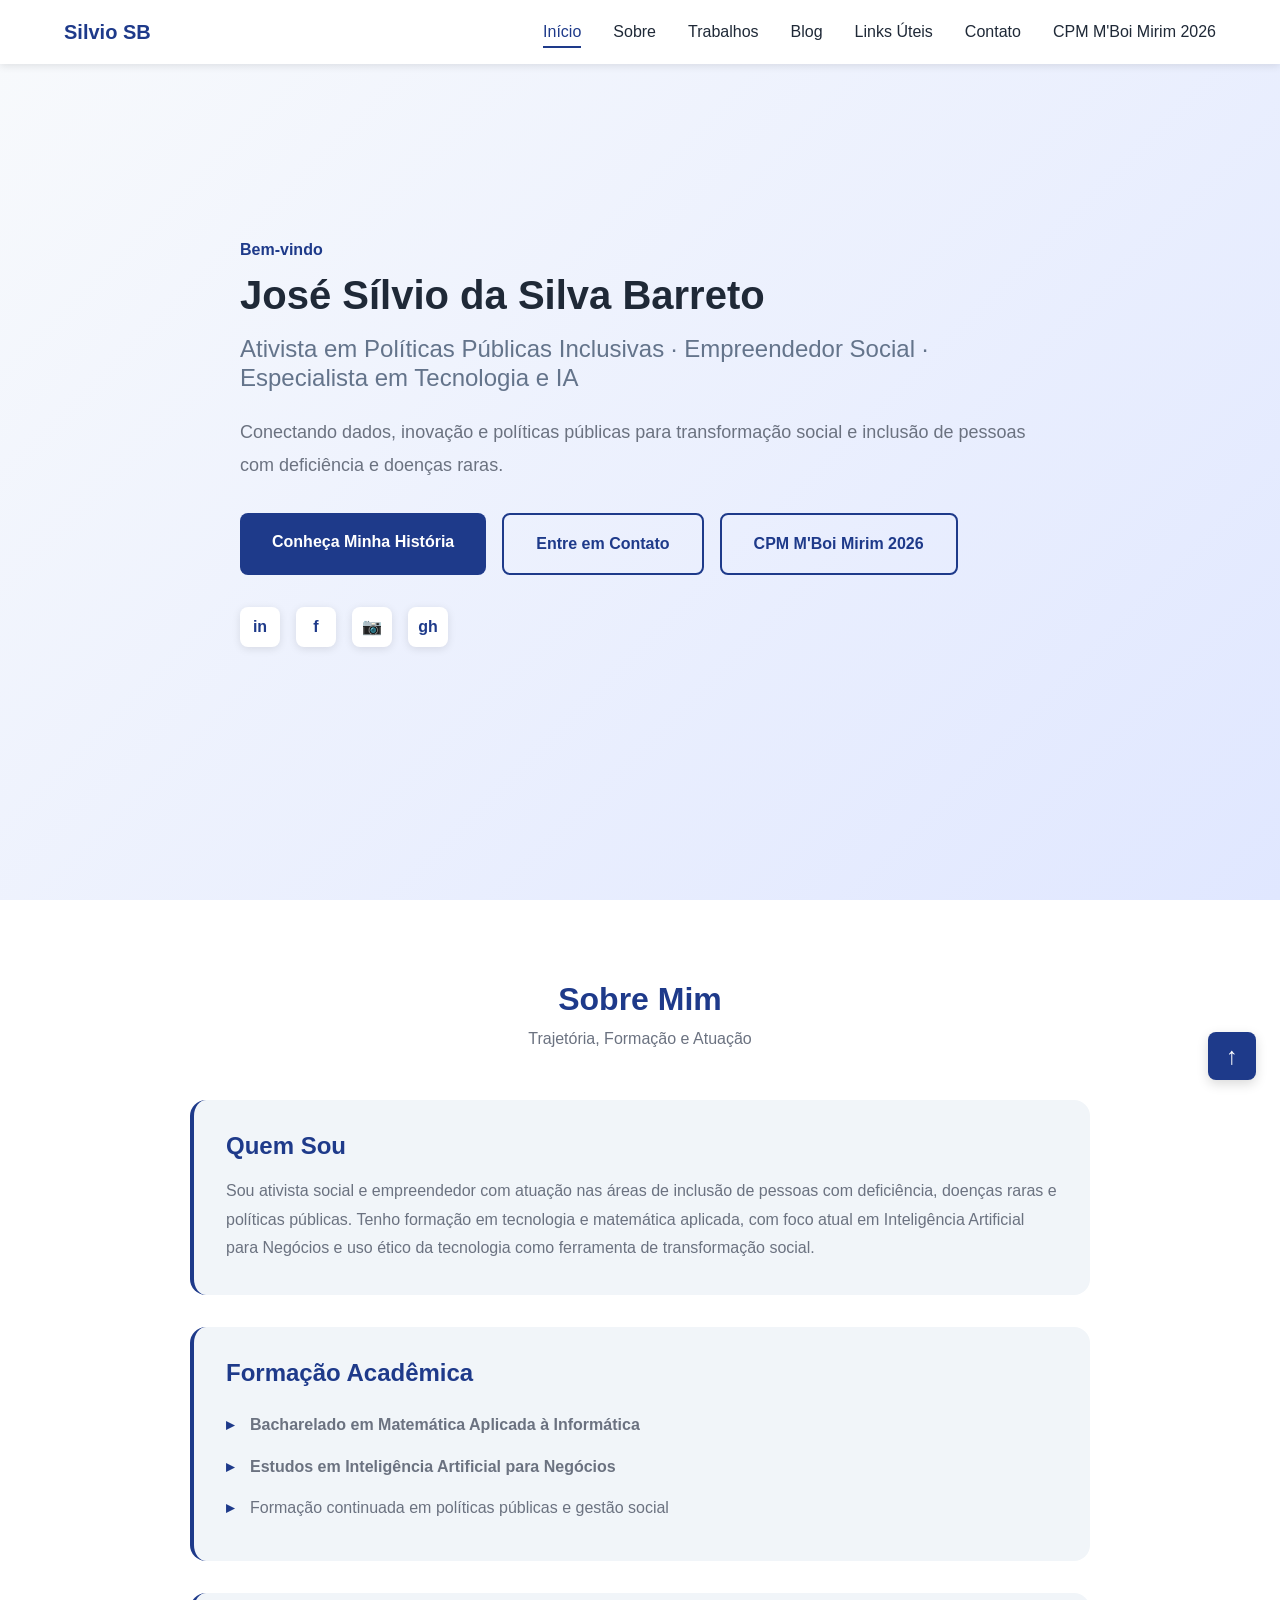
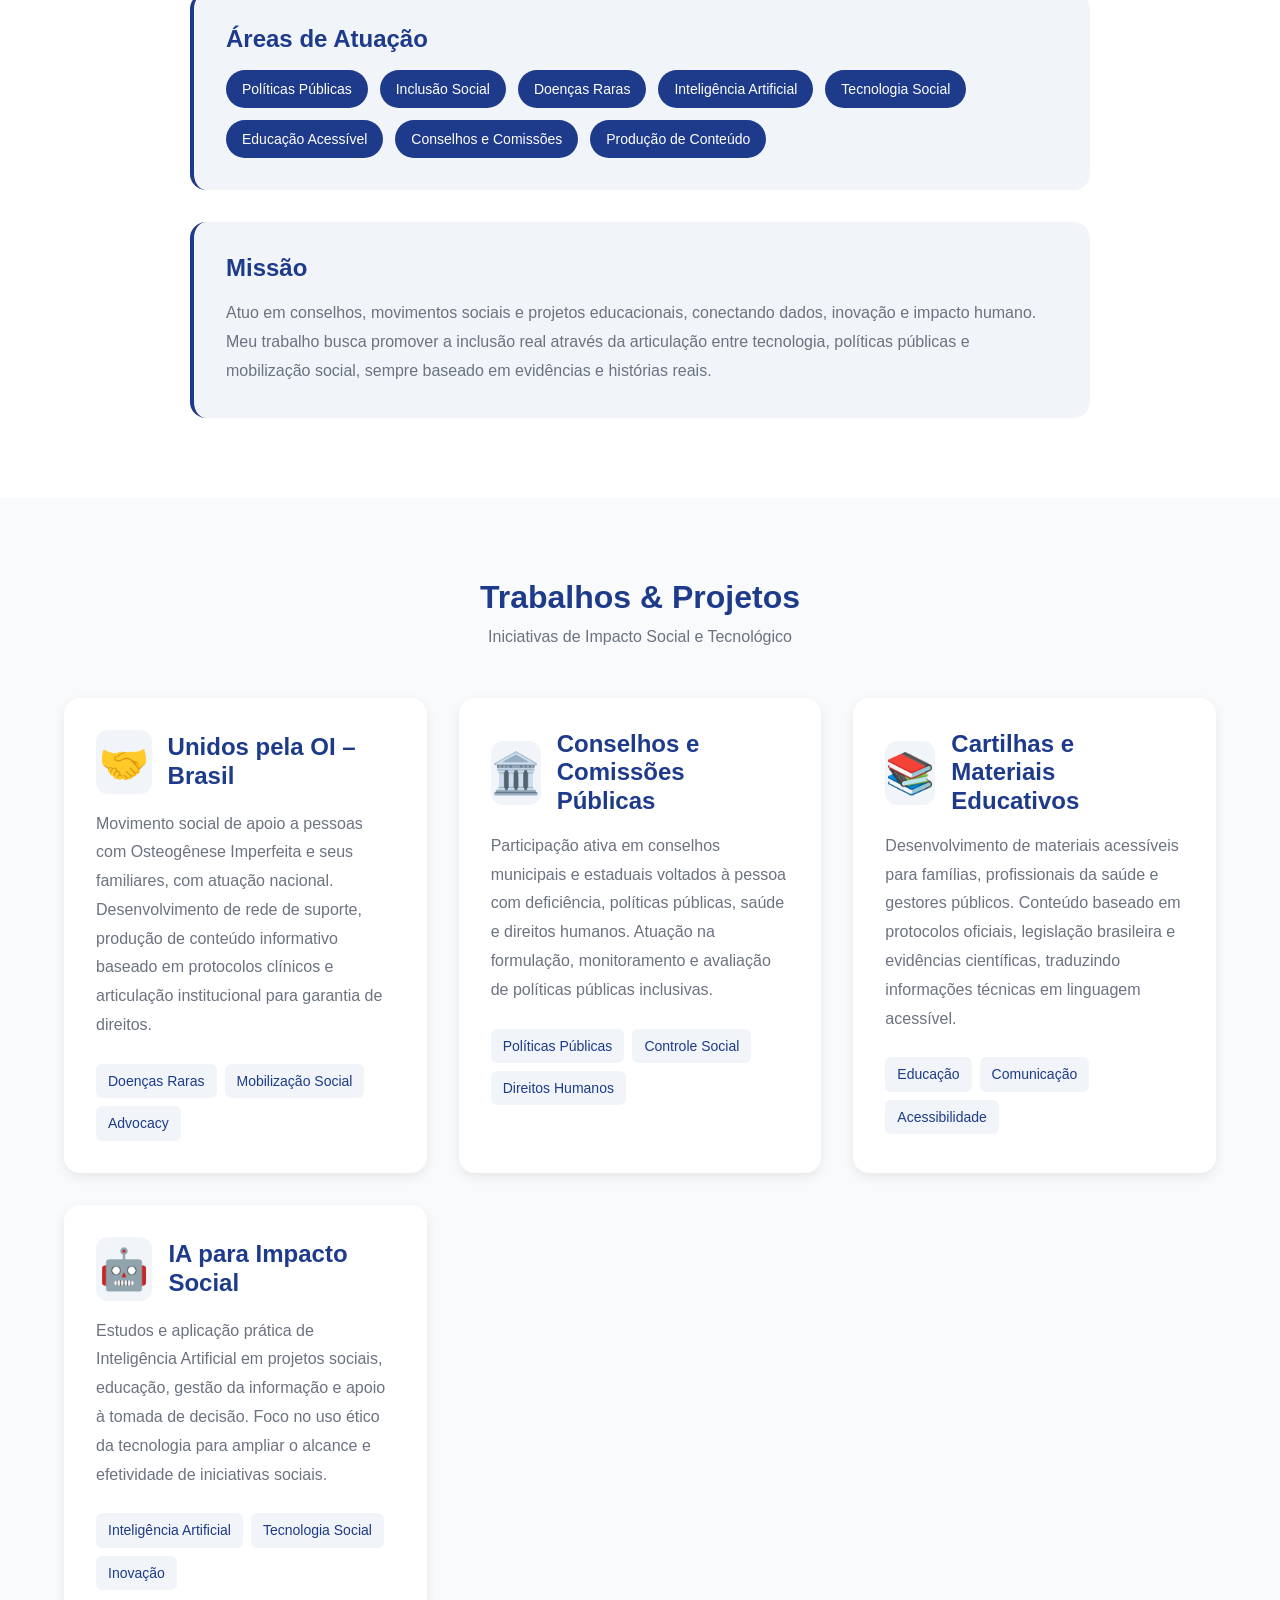
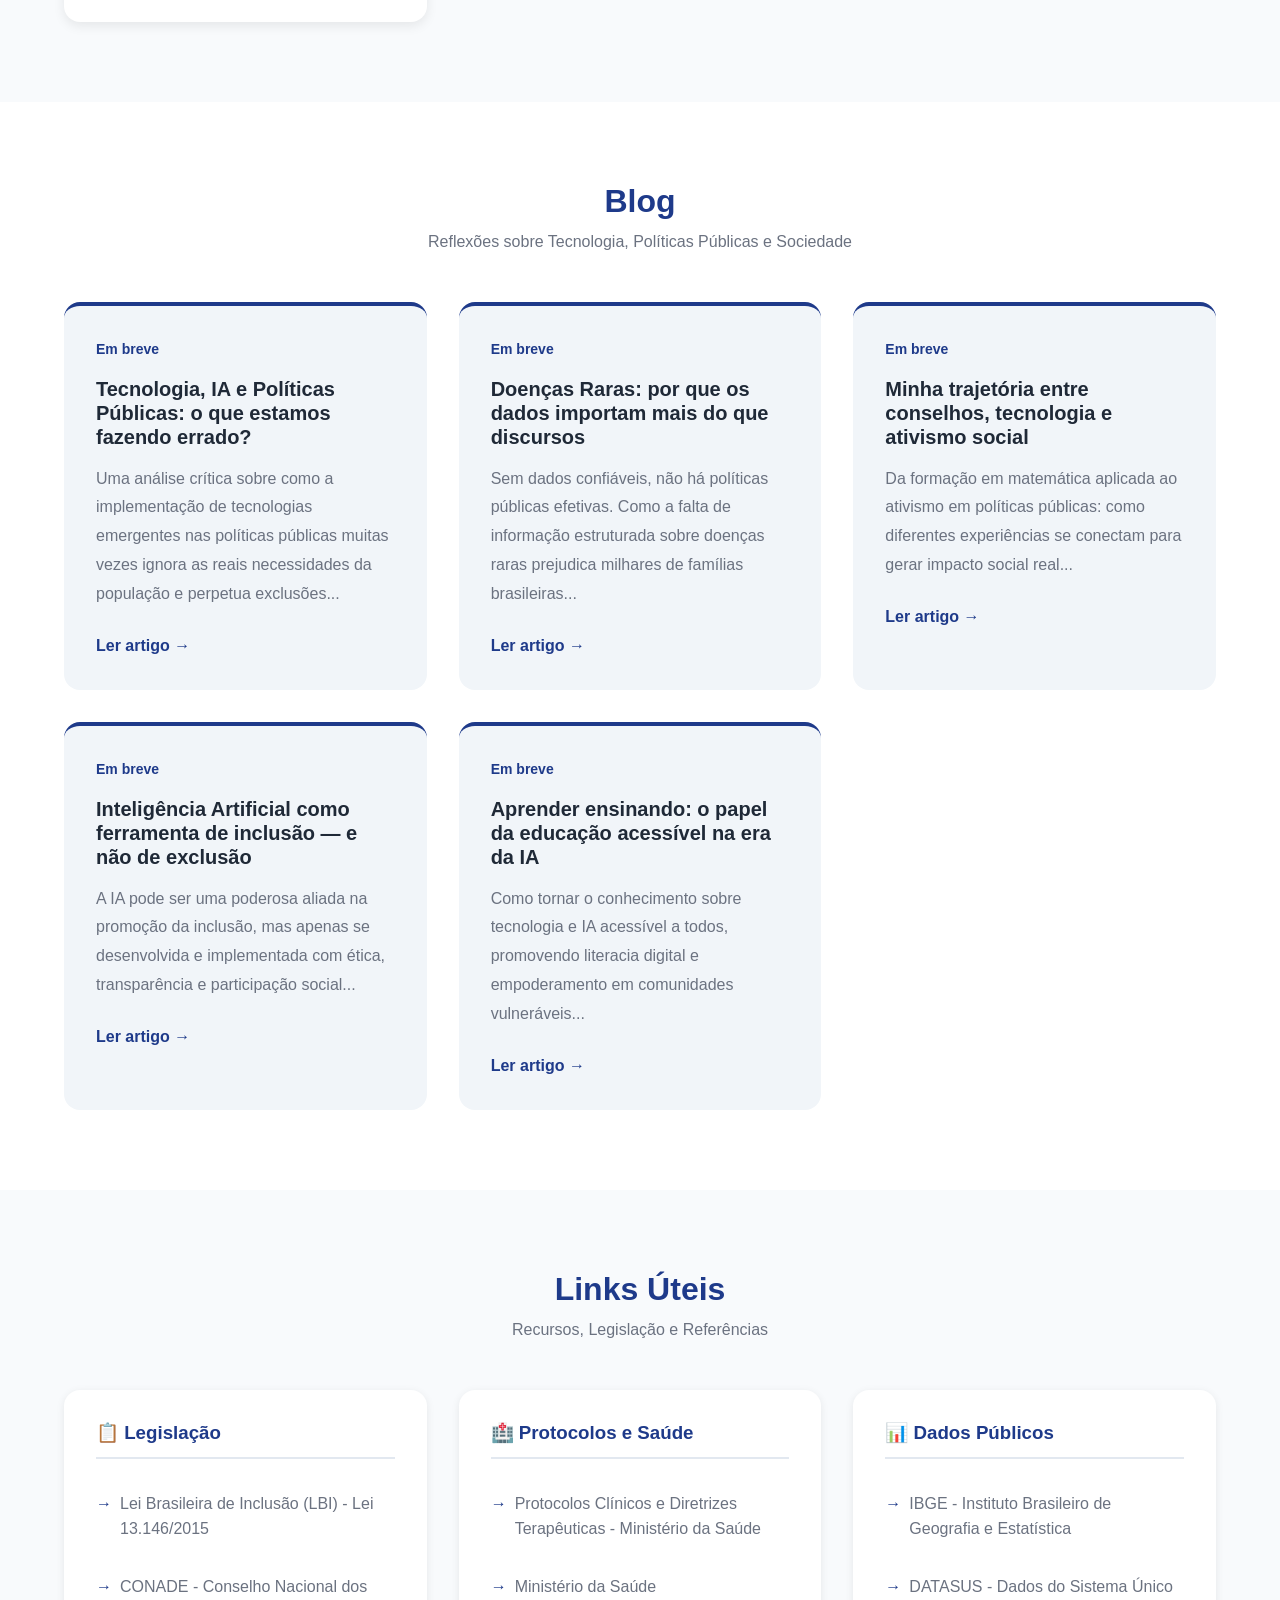
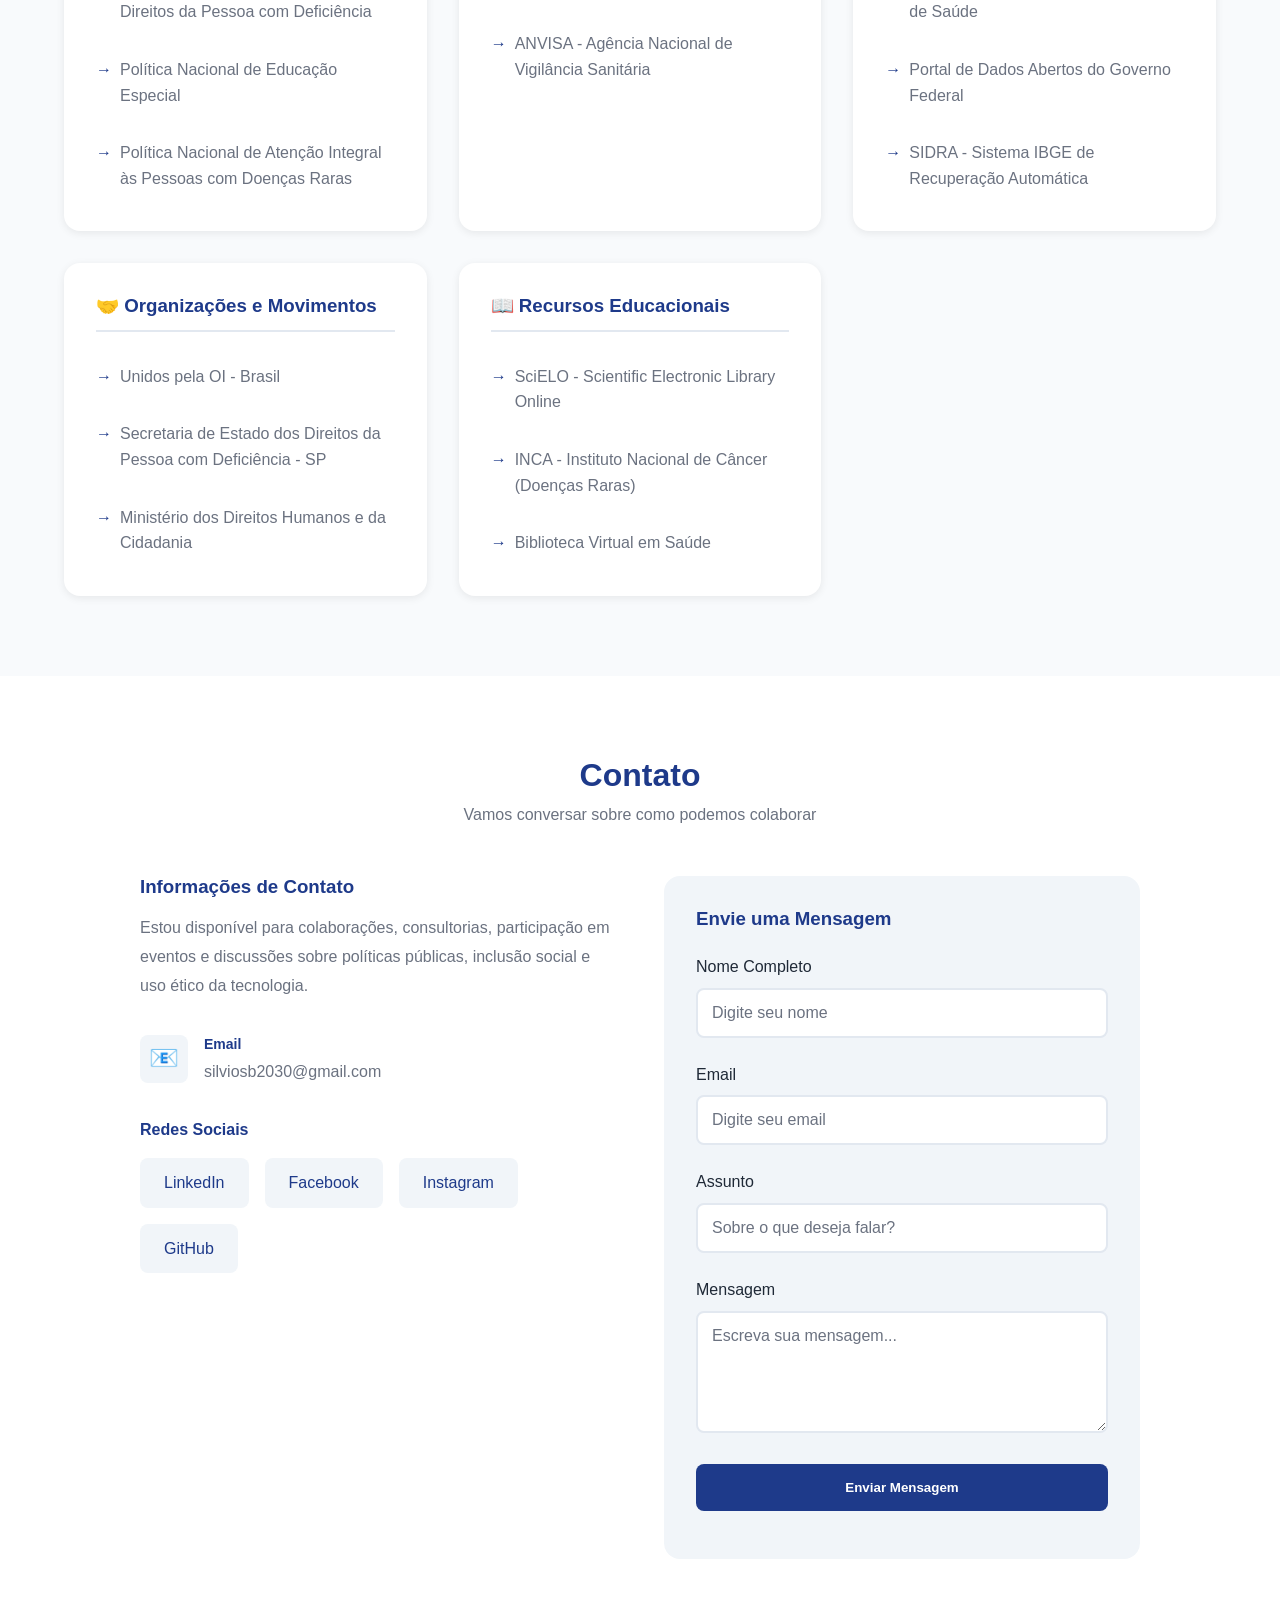
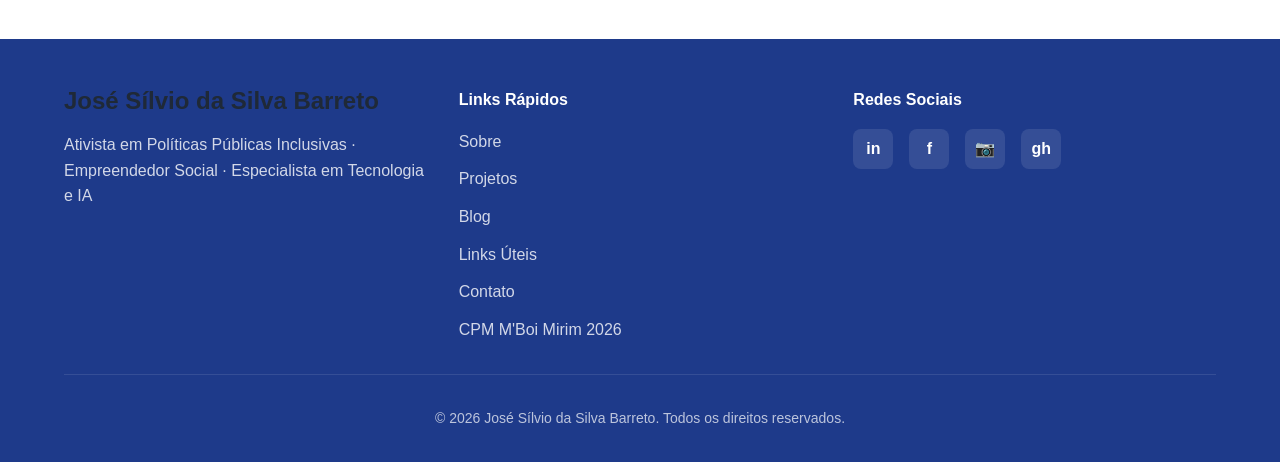
<file: index.html>
<!DOCTYPE html>
<html lang="pt-BR">
<head>
    <meta charset="UTF-8">
    <meta name="viewport" content="width=device-width, initial-scale=1.0">
    <meta name="description" content="José Sílvio da Silva Barreto - Ativista em Políticas Públicas Inclusivas, Empreendedor Social e Especialista em Tecnologia e IA">
    <meta name="keywords" content="políticas públicas, inclusão, tecnologia, inteligência artificial, ativismo social, doenças raras">
    <meta name="author" content="José Sílvio da Silva Barreto">
    <title>Silvio SB - Ativismo, Tecnologia e Impacto Social</title>
    <link rel="stylesheet" href="styles.css">
</head>
<body>
    <!-- ===== HEADER & NAVIGATION ===== -->
    <header class="header" id="header">
        <nav class="nav container">
            <a href="#" class="nav__logo">Silvio SB</a>
            
            <div class="nav__menu" id="nav-menu">
                <ul class="nav__list">
                    <li class="nav__item"><a href="#home" class="nav__link active-link">Início</a></li>
                    <li class="nav__item"><a href="#about" class="nav__link">Sobre</a></li>
                    <li class="nav__item"><a href="#projects" class="nav__link">Trabalhos</a></li>
                    <li class="nav__item"><a href="#blog" class="nav__link">Blog</a></li>
                    <li class="nav__item"><a href="#links" class="nav__link">Links Úteis</a></li>
                    <li class="nav__item"><a href="#contact" class="nav__link">Contato</a></li>
                    <li class="nav__item"><a href="cpm-mboi-mirim-2026.html" class="nav__link">CPM M'Boi Mirim 2026</a></li>
                </ul>
                
                <div class="nav__close" id="nav-close">
                    <i class="nav__close-icon">✕</i>
                </div>
            </div>
            
            <div class="nav__toggle" id="nav-toggle">
                <i class="nav__toggle-icon">☰</i>
            </div>
        </nav>
    </header>

    <main class="main">
        <!-- ===== HOME SECTION ===== -->
        <section class="home section" id="home">
            <div class="home__container container">
                <div class="home__content">
                    <span class="home__subtitle">Bem-vindo</span>
                    <h1 class="home__title">José Sílvio da Silva Barreto</h1>
                    <h2 class="home__profession">Ativista em Políticas Públicas Inclusivas · Empreendedor Social · Especialista em Tecnologia e IA</h2>
                    <p class="home__description">
                        Conectando dados, inovação e políticas públicas para transformação social e inclusão de pessoas com deficiência e doenças raras.
                    </p>
                    <div class="home__buttons">
                        <a href="#about" class="button">Conheça Minha História</a>
                        <a href="#contact" class="button button--ghost">Entre em Contato</a>
                        <a href="cpm-mboi-mirim-2026.html" class="button button--ghost">CPM M'Boi Mirim 2026</a>
                    </div>
                </div>
                
                <div class="home__social">
                    <a href="#" class="home__social-link" target="_blank" title="LinkedIn">
                        <span class="social-icon">in</span>
                    </a>
                    <a href="#" class="home__social-link" target="_blank" title="Facebook">
                        <span class="social-icon">f</span>
                    </a>
                    <a href="#" class="home__social-link" target="_blank" title="Instagram">
                        <span class="social-icon">📷</span>
                    </a>
                    <a href="#" class="home__social-link" target="_blank" title="GitHub">
                        <span class="social-icon">gh</span>
                    </a>
                </div>
            </div>
        </section>

        <!-- ===== ABOUT SECTION ===== -->
        <section class="about section" id="about">
            <div class="container">
                <h2 class="section__title">Sobre Mim</h2>
                <p class="section__subtitle">Trajetória, Formação e Atuação</p>
                
                <div class="about__container">
                    <div class="about__content">
                        <div class="about__card">
                            <h3 class="about__card-title">Quem Sou</h3>
                            <p class="about__card-text">
                                Sou ativista social e empreendedor com atuação nas áreas de inclusão de pessoas com deficiência, 
                                doenças raras e políticas públicas. Tenho formação em tecnologia e matemática aplicada, com foco 
                                atual em Inteligência Artificial para Negócios e uso ético da tecnologia como ferramenta de 
                                transformação social.
                            </p>
                        </div>
                        
                        <div class="about__card">
                            <h3 class="about__card-title">Formação Acadêmica</h3>
                            <ul class="about__list">
                                <li><strong>Bacharelado em Matemática Aplicada à Informática</strong></li>
                                <li><strong>Estudos em Inteligência Artificial para Negócios</strong></li>
                                <li>Formação continuada em políticas públicas e gestão social</li>
                            </ul>
                        </div>
                        
                        <div class="about__card">
                            <h3 class="about__card-title">Áreas de Atuação</h3>
                            <div class="about__areas">
                                <span class="about__tag">Políticas Públicas</span>
                                <span class="about__tag">Inclusão Social</span>
                                <span class="about__tag">Doenças Raras</span>
                                <span class="about__tag">Inteligência Artificial</span>
                                <span class="about__tag">Tecnologia Social</span>
                                <span class="about__tag">Educação Acessível</span>
                                <span class="about__tag">Conselhos e Comissões</span>
                                <span class="about__tag">Produção de Conteúdo</span>
                            </div>
                        </div>
                        
                        <div class="about__card">
                            <h3 class="about__card-title">Missão</h3>
                            <p class="about__card-text">
                                Atuo em conselhos, movimentos sociais e projetos educacionais, conectando dados, inovação e 
                                impacto humano. Meu trabalho busca promover a inclusão real através da articulação entre 
                                tecnologia, políticas públicas e mobilização social, sempre baseado em evidências e 
                                histórias reais.
                            </p>
                        </div>
                    </div>
                </div>
            </div>
        </section>

        <!-- ===== PROJECTS SECTION ===== -->
        <section class="projects section" id="projects">
            <div class="container">
                <h2 class="section__title">Trabalhos & Projetos</h2>
                <p class="section__subtitle">Iniciativas de Impacto Social e Tecnológico</p>
                
                <div class="projects__container">
                    <!-- Project 1 -->
                    <article class="project__card">
                        <div class="project__header">
                            <div class="project__icon">🤝</div>
                            <h3 class="project__title">Unidos pela OI – Brasil</h3>
                        </div>
                        <p class="project__description">
                            Movimento social de apoio a pessoas com Osteogênese Imperfeita e seus familiares, com atuação 
                            nacional. Desenvolvimento de rede de suporte, produção de conteúdo informativo baseado em 
                            protocolos clínicos e articulação institucional para garantia de direitos.
                        </p>
                        <div class="project__tags">
                            <span class="project__tag">Doenças Raras</span>
                            <span class="project__tag">Mobilização Social</span>
                            <span class="project__tag">Advocacy</span>
                        </div>
                    </article>
                    
                    <!-- Project 2 -->
                    <article class="project__card">
                        <div class="project__header">
                            <div class="project__icon">🏛️</div>
                            <h3 class="project__title">Conselhos e Comissões Públicas</h3>
                        </div>
                        <p class="project__description">
                            Participação ativa em conselhos municipais e estaduais voltados à pessoa com deficiência, 
                            políticas públicas, saúde e direitos humanos. Atuação na formulação, monitoramento e avaliação 
                            de políticas públicas inclusivas.
                        </p>
                        <div class="project__tags">
                            <span class="project__tag">Políticas Públicas</span>
                            <span class="project__tag">Controle Social</span>
                            <span class="project__tag">Direitos Humanos</span>
                        </div>
                    </article>
                    
                    <!-- Project 3 -->
                    <article class="project__card">
                        <div class="project__header">
                            <div class="project__icon">📚</div>
                            <h3 class="project__title">Cartilhas e Materiais Educativos</h3>
                        </div>
                        <p class="project__description">
                            Desenvolvimento de materiais acessíveis para famílias, profissionais da saúde e gestores 
                            públicos. Conteúdo baseado em protocolos oficiais, legislação brasileira e evidências 
                            científicas, traduzindo informações técnicas em linguagem acessível.
                        </p>
                        <div class="project__tags">
                            <span class="project__tag">Educação</span>
                            <span class="project__tag">Comunicação</span>
                            <span class="project__tag">Acessibilidade</span>
                        </div>
                    </article>
                    
                    <!-- Project 4 -->
                    <article class="project__card">
                        <div class="project__header">
                            <div class="project__icon">🤖</div>
                            <h3 class="project__title">IA para Impacto Social</h3>
                        </div>
                        <p class="project__description">
                            Estudos e aplicação prática de Inteligência Artificial em projetos sociais, educação, gestão 
                            da informação e apoio à tomada de decisão. Foco no uso ético da tecnologia para ampliar o 
                            alcance e efetividade de iniciativas sociais.
                        </p>
                        <div class="project__tags">
                            <span class="project__tag">Inteligência Artificial</span>
                            <span class="project__tag">Tecnologia Social</span>
                            <span class="project__tag">Inovação</span>
                        </div>
                    </article>
                </div>
            </div>
        </section>

        <!-- ===== BLOG SECTION ===== -->
        <section class="blog section" id="blog">
            <div class="container">
                <h2 class="section__title">Blog</h2>
                <p class="section__subtitle">Reflexões sobre Tecnologia, Políticas Públicas e Sociedade</p>
                
                <div class="blog__container">
                    <!-- Blog Post 1 -->
                    <article class="blog__card">
                        <div class="blog__date">
                            <span class="blog__day">Em breve</span>
                        </div>
                        <h3 class="blog__title">Tecnologia, IA e Políticas Públicas: o que estamos fazendo errado?</h3>
                        <p class="blog__excerpt">
                            Uma análise crítica sobre como a implementação de tecnologias emergentes nas políticas públicas 
                            muitas vezes ignora as reais necessidades da população e perpetua exclusões...
                        </p>
                        <a href="#" class="blog__link">Ler artigo →</a>
                    </article>
                    
                    <!-- Blog Post 2 -->
                    <article class="blog__card">
                        <div class="blog__date">
                            <span class="blog__day">Em breve</span>
                        </div>
                        <h3 class="blog__title">Doenças Raras: por que os dados importam mais do que discursos</h3>
                        <p class="blog__excerpt">
                            Sem dados confiáveis, não há políticas públicas efetivas. Como a falta de informação 
                            estruturada sobre doenças raras prejudica milhares de famílias brasileiras...
                        </p>
                        <a href="#" class="blog__link">Ler artigo →</a>
                    </article>
                    
                    <!-- Blog Post 3 -->
                    <article class="blog__card">
                        <div class="blog__date">
                            <span class="blog__day">Em breve</span>
                        </div>
                        <h3 class="blog__title">Minha trajetória entre conselhos, tecnologia e ativismo social</h3>
                        <p class="blog__excerpt">
                            Da formação em matemática aplicada ao ativismo em políticas públicas: como diferentes 
                            experiências se conectam para gerar impacto social real...
                        </p>
                        <a href="#" class="blog__link">Ler artigo →</a>
                    </article>
                    
                    <!-- Blog Post 4 -->
                    <article class="blog__card">
                        <div class="blog__date">
                            <span class="blog__day">Em breve</span>
                        </div>
                        <h3 class="blog__title">Inteligência Artificial como ferramenta de inclusão — e não de exclusão</h3>
                        <p class="blog__excerpt">
                            A IA pode ser uma poderosa aliada na promoção da inclusão, mas apenas se desenvolvida e 
                            implementada com ética, transparência e participação social...
                        </p>
                        <a href="#" class="blog__link">Ler artigo →</a>
                    </article>
                    
                    <!-- Blog Post 5 -->
                    <article class="blog__card">
                        <div class="blog__date">
                            <span class="blog__day">Em breve</span>
                        </div>
                        <h3 class="blog__title">Aprender ensinando: o papel da educação acessível na era da IA</h3>
                        <p class="blog__excerpt">
                            Como tornar o conhecimento sobre tecnologia e IA acessível a todos, promovendo literacia 
                            digital e empoderamento em comunidades vulneráveis...
                        </p>
                        <a href="#" class="blog__link">Ler artigo →</a>
                    </article>
                </div>
            </div>
        </section>

        <!-- ===== USEFUL LINKS SECTION ===== -->
        <section class="links section" id="links">
            <div class="container">
                <h2 class="section__title">Links Úteis</h2>
                <p class="section__subtitle">Recursos, Legislação e Referências</p>
                
                <div class="links__container">
                    <!-- Legislation Links -->
                    <div class="links__category">
                        <h3 class="links__category-title">📋 Legislação</h3>
                        <ul class="links__list">
                            <li class="links__item">
                                <a href="http://www.planalto.gov.br/ccivil_03/_ato2015-2018/2015/lei/l13146.htm" target="_blank" class="links__link">
                                    Lei Brasileira de Inclusão (LBI) - Lei 13.146/2015
                                </a>
                            </li>
                            <li class="links__item">
                                <a href="https://www.gov.br/participamaisbrasil/conade" target="_blank" class="links__link">
                                    CONADE - Conselho Nacional dos Direitos da Pessoa com Deficiência
                                </a>
                            </li>
                            <li class="links__item">
                                <a href="http://www.planalto.gov.br/ccivil_03/_ato2011-2014/2014/lei/l13005.htm" target="_blank" class="links__link">
                                    Política Nacional de Educação Especial
                                </a>
                            </li>
                            <li class="links__item">
                                <a href="https://www.gov.br/saude/pt-br/acesso-a-informacao/acoes-e-programas/pnaisp" target="_blank" class="links__link">
                                    Política Nacional de Atenção Integral às Pessoas com Doenças Raras
                                </a>
                            </li>
                        </ul>
                    </div>
                    
                    <!-- Health Protocols Links -->
                    <div class="links__category">
                        <h3 class="links__category-title">🏥 Protocolos e Saúde</h3>
                        <ul class="links__list">
                            <li class="links__item">
                                <a href="https://www.gov.br/saude/pt-br/assuntos/pcdt" target="_blank" class="links__link">
                                    Protocolos Clínicos e Diretrizes Terapêuticas - Ministério da Saúde
                                </a>
                            </li>
                            <li class="links__item">
                                <a href="https://www.gov.br/saude/pt-br" target="_blank" class="links__link">
                                    Ministério da Saúde
                                </a>
                            </li>
                            <li class="links__item">
                                <a href="https://www.gov.br/anvisa/pt-br" target="_blank" class="links__link">
                                    ANVISA - Agência Nacional de Vigilância Sanitária
                                </a>
                            </li>
                        </ul>
                    </div>
                    
                    <!-- Public Data Links -->
                    <div class="links__category">
                        <h3 class="links__category-title">📊 Dados Públicos</h3>
                        <ul class="links__list">
                            <li class="links__item">
                                <a href="https://www.ibge.gov.br/" target="_blank" class="links__link">
                                    IBGE - Instituto Brasileiro de Geografia e Estatística
                                </a>
                            </li>
                            <li class="links__item">
                                <a href="https://datasus.saude.gov.br/" target="_blank" class="links__link">
                                    DATASUS - Dados do Sistema Único de Saúde
                                </a>
                            </li>
                            <li class="links__item">
                                <a href="https://www.gov.br/pt-br/dados-abertos" target="_blank" class="links__link">
                                    Portal de Dados Abertos do Governo Federal
                                </a>
                            </li>
                            <li class="links__item">
                                <a href="https://sidra.ibge.gov.br/" target="_blank" class="links__link">
                                    SIDRA - Sistema IBGE de Recuperação Automática
                                </a>
                            </li>
                        </ul>
                    </div>
                    
                    <!-- Organizations Links -->
                    <div class="links__category">
                        <h3 class="links__category-title">🤝 Organizações e Movimentos</h3>
                        <ul class="links__list">
                            <li class="links__item">
                                <a href="#" target="_blank" class="links__link">
                                    Unidos pela OI - Brasil
                                </a>
                            </li>
                            <li class="links__item">
                                <a href="https://www.pessoacomdeficiencia.sp.gov.br/" target="_blank" class="links__link">
                                    Secretaria de Estado dos Direitos da Pessoa com Deficiência - SP
                                </a>
                            </li>
                            <li class="links__item">
                                <a href="https://www.gov.br/mdh/pt-br" target="_blank" class="links__link">
                                    Ministério dos Direitos Humanos e da Cidadania
                                </a>
                            </li>
                        </ul>
                    </div>
                    
                    <!-- Educational Resources Links -->
                    <div class="links__category">
                        <h3 class="links__category-title">📖 Recursos Educacionais</h3>
                        <ul class="links__list">
                            <li class="links__item">
                                <a href="https://www.scielo.br/" target="_blank" class="links__link">
                                    SciELO - Scientific Electronic Library Online
                                </a>
                            </li>
                            <li class="links__item">
                                <a href="https://www.inca.gov.br/" target="_blank" class="links__link">
                                    INCA - Instituto Nacional de Câncer (Doenças Raras)
                                </a>
                            </li>
                            <li class="links__item">
                                <a href="https://bvsms.saude.gov.br/" target="_blank" class="links__link">
                                    Biblioteca Virtual em Saúde
                                </a>
                            </li>
                        </ul>
                    </div>
                </div>
            </div>
        </section>

        <!-- ===== CONTACT SECTION ===== -->
        <section class="contact section" id="contact">
            <div class="container">
                <h2 class="section__title">Contato</h2>
                <p class="section__subtitle">Vamos conversar sobre como podemos colaborar</p>
                
                <div class="contact__container">
                    <div class="contact__info">
                        <h3 class="contact__info-title">Informações de Contato</h3>
                        <p class="contact__info-text">
                            Estou disponível para colaborações, consultorias, participação em eventos e discussões 
                            sobre políticas públicas, inclusão social e uso ético da tecnologia.
                        </p>
                        
                        <div class="contact__data">
                            <div class="contact__data-item">
                                <span class="contact__data-icon">📧</span>
                                <div>
                                    <h4 class="contact__data-title">Email</h4>
                                    <p class="contact__data-info">silviosb2030@gmail.com</p>
                                </div>
                            </div>
                        </div>
                        
                        <div class="contact__social">
                            <h4 class="contact__social-title">Redes Sociais</h4>
                            <div class="contact__social-links">
                                <a href="#" class="contact__social-link" target="_blank" title="LinkedIn">LinkedIn</a>
                                <a href="#" class="contact__social-link" target="_blank" title="Facebook">Facebook</a>
                                <a href="#" class="contact__social-link" target="_blank" title="Instagram">Instagram</a>
                                <a href="#" class="contact__social-link" target="_blank" title="GitHub">GitHub</a>
                            </div>
                        </div>
                    </div>
                    
                    <form class="contact__form" id="contact-form">
                        <h3 class="contact__form-title">Envie uma Mensagem</h3>
                        
                        <div class="contact__form-div">
                            <label for="contact-name" class="contact__form-label">Nome Completo</label>
                            <input type="text" id="contact-name" name="name" class="contact__form-input" 
                                   placeholder="Digite seu nome" required>
                        </div>
                        
                        <div class="contact__form-div">
                            <label for="contact-email" class="contact__form-label">Email</label>
                            <input type="email" id="contact-email" name="email" class="contact__form-input" 
                                   placeholder="Digite seu email" required>
                        </div>
                        
                        <div class="contact__form-div">
                            <label for="contact-subject" class="contact__form-label">Assunto</label>
                            <input type="text" id="contact-subject" name="subject" class="contact__form-input" 
                                   placeholder="Sobre o que deseja falar?" required>
                        </div>
                        
                        <div class="contact__form-div contact__form-area">
                            <label for="contact-message" class="contact__form-label">Mensagem</label>
                            <textarea id="contact-message" name="message" class="contact__form-input" 
                                      placeholder="Escreva sua mensagem..." rows="5" required></textarea>
                        </div>
                        
                        <button type="submit" class="button contact__button">
                            Enviar Mensagem
                        </button>
                        
                        <p class="contact__form-message" id="contact-message-status"></p>
                    </form>
                </div>
            </div>
        </section>
    </main>

    <!-- ===== FOOTER ===== -->
    <footer class="footer">
        <div class="footer__container container">
            <div class="footer__content">
                <div class="footer__info">
                    <h3 class="footer__title">José Sílvio da Silva Barreto</h3>
                    <p class="footer__description">
                        Ativista em Políticas Públicas Inclusivas · Empreendedor Social · Especialista em Tecnologia e IA
                    </p>
                </div>
                
                <div class="footer__links">
                    <h4 class="footer__links-title">Links Rápidos</h4>
                    <ul class="footer__list">
                        <li><a href="#about" class="footer__link">Sobre</a></li>
                        <li><a href="#projects" class="footer__link">Projetos</a></li>
                        <li><a href="#blog" class="footer__link">Blog</a></li>
                        <li><a href="#links" class="footer__link">Links Úteis</a></li>
                        <li><a href="#contact" class="footer__link">Contato</a></li>
                        <li><a href="cpm-mboi-mirim-2026.html" class="footer__link">CPM M'Boi Mirim 2026</a></li>
                    </ul>
                </div>
                
                <div class="footer__social">
                    <h4 class="footer__social-title">Redes Sociais</h4>
                    <div class="footer__social-links">
                        <a href="#" class="footer__social-link" target="_blank" title="LinkedIn">in</a>
                        <a href="#" class="footer__social-link" target="_blank" title="Facebook">f</a>
                        <a href="#" class="footer__social-link" target="_blank" title="Instagram">📷</a>
                        <a href="#" class="footer__social-link" target="_blank" title="GitHub">gh</a>
                    </div>
                </div>
            </div>
            
            <div class="footer__copy">
                <p>&copy; 2026 José Sílvio da Silva Barreto. Todos os direitos reservados.</p>
            </div>
        </div>
    </footer>

    <!-- Scroll to Top Button -->
    <a href="#" class="scrolltop" id="scroll-top">
        <i class="scrolltop__icon">↑</i>
    </a>

    <script src="script.js"></script>
</body>
</html>
</file>
<file: styles.css>
/* ===== RESET E VARIÁVEIS ===== */
* {
    margin: 0;
    padding: 0;
    box-sizing: border-box;
}

:root {
    /* Colors - Deep Blue + White + Gray Theme */
    --primary-color: #1e3a8a;
    --primary-dark: #1e40af;
    --primary-light: #3b82f6;
    --secondary-color: #64748b;
    --text-color: #1f2937;
    --text-light: #6b7280;
    --white-color: #ffffff;
    --bg-color: #f8fafc;
    --bg-gray: #f1f5f9;
    --border-color: #e2e8f0;
    
    /* Typography */
    --body-font: -apple-system, BlinkMacSystemFont, 'Segoe UI', 'Roboto', 'Oxygen', 'Ubuntu', 'Cantarell', sans-serif;
    --h1-font-size: 2.5rem;
    --h2-font-size: 2rem;
    --h3-font-size: 1.5rem;
    --normal-font-size: 1rem;
    --small-font-size: 0.875rem;
    --smaller-font-size: 0.813rem;
    
    /* Font Weight */
    --font-regular: 400;
    --font-medium: 500;
    --font-semi-bold: 600;
    --font-bold: 700;
    
    /* Spacing */
    --header-height: 4rem;
    --section-padding: 5rem 0;
    
    /* Z-index */
    --z-fixed: 100;
    --z-modal: 1000;
    
    /* Transitions */
    --transition-fast: 0.3s;
    --transition-normal: 0.5s;
}

/* Responsive Typography */
@media screen and (max-width: 768px) {
    :root {
        --h1-font-size: 2rem;
        --h2-font-size: 1.5rem;
        --h3-font-size: 1.25rem;
    }
}

/* ===== BASE STYLES ===== */
html {
    scroll-behavior: smooth;
}

body {
    font-family: var(--body-font);
    font-size: var(--normal-font-size);
    background-color: var(--bg-color);
    color: var(--text-color);
    line-height: 1.6;
}

h1, h2, h3 {
    color: var(--text-color);
    font-weight: var(--font-bold);
    line-height: 1.2;
}

ul {
    list-style: none;
}

a {
    text-decoration: none;
    color: inherit;
}

img {
    max-width: 100%;
    height: auto;
    display: block;
}

button {
    cursor: pointer;
    border: none;
    outline: none;
}

/* ===== REUSABLE CLASSES ===== */
.container {
    max-width: 1200px;
    margin-left: auto;
    margin-right: auto;
    padding-left: 1.5rem;
    padding-right: 1.5rem;
}

.section {
    padding: var(--section-padding);
}

.section__title {
    font-size: var(--h2-font-size);
    color: var(--primary-color);
    text-align: center;
    margin-bottom: 0.5rem;
}

.section__subtitle {
    display: block;
    font-size: var(--normal-font-size);
    color: var(--text-light);
    text-align: center;
    margin-bottom: 3rem;
}

.button {
    display: inline-block;
    background-color: var(--primary-color);
    color: var(--white-color);
    padding: 1rem 2rem;
    border-radius: 0.5rem;
    font-weight: var(--font-semi-bold);
    transition: all var(--transition-fast);
}

.button:hover {
    background-color: var(--primary-dark);
    transform: translateY(-3px);
    box-shadow: 0 10px 20px rgba(30, 58, 138, 0.2);
}

.button:focus {
    outline: 2px solid var(--primary-color);
    outline-offset: 4px;
}

.button--ghost {
    background-color: transparent;
    color: var(--primary-color);
    border: 2px solid var(--primary-color);
}

.button--ghost:hover {
    background-color: var(--primary-color);
    color: var(--white-color);
}

/* ===== HEADER & NAVIGATION ===== */
.header {
    width: 100%;
    position: fixed;
    top: 0;
    left: 0;
    z-index: var(--z-fixed);
    background-color: var(--white-color);
    box-shadow: 0 2px 8px rgba(0, 0, 0, 0.1);
}

.nav {
    height: var(--header-height);
    display: flex;
    justify-content: space-between;
    align-items: center;
}

.nav__logo {
    color: var(--primary-color);
    font-weight: var(--font-bold);
    font-size: 1.25rem;
}

.nav__logo:hover {
    color: var(--primary-dark);
}

.nav__list {
    display: flex;
    column-gap: 2rem;
}

.nav__link {
    color: var(--text-color);
    font-weight: var(--font-medium);
    transition: color var(--transition-fast);
    position: relative;
}

.nav__link:hover,
.nav__link.active-link {
    color: var(--primary-color);
}

.nav__link::after {
    content: '';
    position: absolute;
    bottom: -0.5rem;
    left: 0;
    width: 0;
    height: 2px;
    background-color: var(--primary-color);
    transition: width var(--transition-fast);
}

.nav__link:hover::after,
.nav__link.active-link::after {
    width: 100%;
}

.nav__toggle,
.nav__close {
    display: none;
}

/* Mobile Navigation */
@media screen and (max-width: 768px) {
    .nav__menu {
        position: fixed;
        top: 0;
        right: -100%;
        width: 70%;
        height: 100vh;
        background-color: var(--white-color);
        padding: 4rem 2rem;
        transition: right var(--transition-normal);
        box-shadow: -2px 0 8px rgba(0, 0, 0, 0.1);
    }
    
    .nav__menu.show-menu {
        right: 0;
    }
    
    .nav__list {
        flex-direction: column;
        row-gap: 2rem;
    }
    
    .nav__link::after {
        display: none;
    }
    
    .nav__close {
        display: block;
        position: absolute;
        top: 1rem;
        right: 1.5rem;
        font-size: 2rem;
        cursor: pointer;
        color: var(--text-color);
    }
    
    .nav__toggle {
        display: block;
        font-size: 1.5rem;
        cursor: pointer;
        color: var(--text-color);
    }
}

/* ===== HOME SECTION ===== */
.home {
    min-height: 100vh;
    display: flex;
    align-items: center;
    background: linear-gradient(135deg, #f8fafc 0%, #e0e7ff 100%);
    padding-top: var(--header-height);
}

.home__container {
    position: relative;
}

.home__content {
    max-width: 800px;
}

.home__subtitle {
    display: block;
    font-size: var(--normal-font-size);
    color: var(--primary-color);
    font-weight: var(--font-semi-bold);
    margin-bottom: 0.5rem;
}

.home__title {
    font-size: var(--h1-font-size);
    margin-bottom: 1rem;
}

.home__profession {
    font-size: var(--h3-font-size);
    color: var(--secondary-color);
    font-weight: var(--font-medium);
    margin-bottom: 1.5rem;
}

.home__description {
    font-size: 1.125rem;
    color: var(--text-light);
    margin-bottom: 2rem;
    line-height: 1.8;
}

.home__buttons {
    display: flex;
    gap: 1rem;
    flex-wrap: wrap;
}

.home__social {
    display: flex;
    gap: 1rem;
    margin-top: 2rem;
}

.home__social-link {
    width: 2.5rem;
    height: 2.5rem;
    background-color: var(--white-color);
    color: var(--primary-color);
    border-radius: 0.5rem;
    display: flex;
    align-items: center;
    justify-content: center;
    font-weight: var(--font-semi-bold);
    transition: all var(--transition-fast);
    box-shadow: 0 2px 8px rgba(0, 0, 0, 0.1);
}

.home__social-link:hover {
    background-color: var(--primary-color);
    color: var(--white-color);
    transform: translateY(-3px);
}

/* ===== ABOUT SECTION ===== */
.about {
    background-color: var(--white-color);
}

.about__container {
    max-width: 900px;
    margin: 0 auto;
}

.about__content {
    display: grid;
    gap: 2rem;
}

.about__card {
    background-color: var(--bg-gray);
    padding: 2rem;
    border-radius: 1rem;
    border-left: 4px solid var(--primary-color);
    transition: transform var(--transition-fast), box-shadow var(--transition-fast);
}

.about__card:hover {
    transform: translateX(5px);
    box-shadow: 0 4px 12px rgba(0, 0, 0, 0.1);
}

.about__card-title {
    color: var(--primary-color);
    margin-bottom: 1rem;
    font-size: var(--h3-font-size);
}

.about__card-text {
    color: var(--text-light);
    line-height: 1.8;
}

.about__list {
    list-style: none;
    color: var(--text-light);
}

.about__list li {
    padding: 0.5rem 0;
    padding-left: 1.5rem;
    position: relative;
}

.about__list li::before {
    content: '▸';
    color: var(--primary-color);
    position: absolute;
    left: 0;
    font-weight: bold;
}

.about__areas {
    display: flex;
    flex-wrap: wrap;
    gap: 0.75rem;
}

.about__tag {
    background-color: var(--primary-color);
    color: var(--white-color);
    padding: 0.5rem 1rem;
    border-radius: 2rem;
    font-size: var(--small-font-size);
    font-weight: var(--font-medium);
    transition: background-color var(--transition-fast);
}

.about__tag:hover {
    background-color: var(--primary-dark);
}

/* ===== PROJECTS SECTION ===== */
.projects {
    background-color: var(--bg-color);
}

.projects__container {
    display: grid;
    grid-template-columns: repeat(auto-fit, minmax(300px, 1fr));
    gap: 2rem;
}

.project__card {
    background-color: var(--white-color);
    padding: 2rem;
    border-radius: 1rem;
    box-shadow: 0 4px 12px rgba(0, 0, 0, 0.08);
    transition: transform var(--transition-fast), box-shadow var(--transition-fast);
}

.project__card:hover {
    transform: translateY(-5px);
    box-shadow: 0 8px 24px rgba(0, 0, 0, 0.12);
}

.project__header {
    display: flex;
    align-items: center;
    gap: 1rem;
    margin-bottom: 1rem;
}

.project__icon {
    font-size: 2.5rem;
    width: 4rem;
    height: 4rem;
    background-color: var(--bg-gray);
    border-radius: 0.75rem;
    display: flex;
    align-items: center;
    justify-content: center;
}

.project__title {
    color: var(--primary-color);
    font-size: var(--h3-font-size);
}

.project__description {
    color: var(--text-light);
    line-height: 1.8;
    margin-bottom: 1.5rem;
}

.project__tags {
    display: flex;
    flex-wrap: wrap;
    gap: 0.5rem;
}

.project__tag {
    background-color: var(--bg-gray);
    color: var(--primary-color);
    padding: 0.375rem 0.75rem;
    border-radius: 0.375rem;
    font-size: var(--small-font-size);
    font-weight: var(--font-medium);
}

/* ===== BLOG SECTION ===== */
.blog {
    background-color: var(--white-color);
}

.blog__container {
    display: grid;
    grid-template-columns: repeat(auto-fit, minmax(300px, 1fr));
    gap: 2rem;
}

.blog__card {
    background-color: var(--bg-gray);
    padding: 2rem;
    border-radius: 1rem;
    transition: transform var(--transition-fast), box-shadow var(--transition-fast);
    border-top: 4px solid var(--primary-color);
}

.blog__card:hover {
    transform: translateY(-5px);
    box-shadow: 0 8px 24px rgba(0, 0, 0, 0.12);
}

.blog__date {
    color: var(--primary-color);
    font-size: var(--small-font-size);
    font-weight: var(--font-semi-bold);
    margin-bottom: 1rem;
}

.blog__title {
    color: var(--text-color);
    margin-bottom: 1rem;
    font-size: 1.25rem;
}

.blog__excerpt {
    color: var(--text-light);
    line-height: 1.8;
    margin-bottom: 1.5rem;
}

.blog__link {
    color: var(--primary-color);
    font-weight: var(--font-semi-bold);
    transition: color var(--transition-fast);
}

.blog__link:hover {
    color: var(--primary-dark);
}

/* ===== LINKS SECTION ===== */
.links {
    background-color: var(--bg-color);
}

.links__container {
    display: grid;
    grid-template-columns: repeat(auto-fit, minmax(300px, 1fr));
    gap: 2rem;
}

.links__category {
    background-color: var(--white-color);
    padding: 2rem;
    border-radius: 1rem;
    box-shadow: 0 2px 8px rgba(0, 0, 0, 0.08);
}

.links__category-title {
    color: var(--primary-color);
    margin-bottom: 1.5rem;
    padding-bottom: 0.75rem;
    border-bottom: 2px solid var(--border-color);
}

.links__list {
    display: flex;
    flex-direction: column;
    gap: 1rem;
}

.links__item {
    transition: transform var(--transition-fast);
}

.links__item:hover {
    transform: translateX(5px);
}

.links__link {
    color: var(--text-light);
    display: block;
    padding: 0.5rem 0;
    transition: color var(--transition-fast);
    position: relative;
    padding-left: 1.5rem;
}

.links__link::before {
    content: '→';
    position: absolute;
    left: 0;
    color: var(--primary-color);
    transition: transform var(--transition-fast);
}

.links__link:hover {
    color: var(--primary-color);
}

.links__link:hover::before {
    transform: translateX(5px);
}

/* ===== CONTACT SECTION ===== */
.contact {
    background-color: var(--white-color);
}

.contact__container {
    display: grid;
    grid-template-columns: repeat(auto-fit, minmax(300px, 1fr));
    gap: 3rem;
    max-width: 1000px;
    margin: 0 auto;
}

.contact__info-title {
    color: var(--primary-color);
    margin-bottom: 1rem;
}

.contact__info-text {
    color: var(--text-light);
    line-height: 1.8;
    margin-bottom: 2rem;
}

.contact__data {
    display: flex;
    flex-direction: column;
    gap: 1.5rem;
    margin-bottom: 2rem;
}

.contact__data-item {
    display: flex;
    align-items: center;
    gap: 1rem;
}

.contact__data-icon {
    font-size: 1.5rem;
    width: 3rem;
    height: 3rem;
    background-color: var(--bg-gray);
    border-radius: 0.5rem;
    display: flex;
    align-items: center;
    justify-content: center;
}

.contact__data-title {
    color: var(--primary-color);
    font-size: var(--small-font-size);
    margin-bottom: 0.25rem;
}

.contact__data-info {
    color: var(--text-light);
}

.contact__social-title {
    color: var(--primary-color);
    margin-bottom: 1rem;
}

.contact__social-links {
    display: flex;
    gap: 1rem;
    flex-wrap: wrap;
}

.contact__social-link {
    background-color: var(--bg-gray);
    color: var(--primary-color);
    padding: 0.75rem 1.5rem;
    border-radius: 0.5rem;
    font-weight: var(--font-medium);
    transition: all var(--transition-fast);
}

.contact__social-link:hover {
    background-color: var(--primary-color);
    color: var(--white-color);
    transform: translateY(-3px);
}

/* Contact Form */
.contact__form {
    background-color: var(--bg-gray);
    padding: 2rem;
    border-radius: 1rem;
}

.contact__form-title {
    color: var(--primary-color);
    margin-bottom: 1.5rem;
}

.contact__form-div {
    margin-bottom: 1.5rem;
}

.contact__form-label {
    display: block;
    color: var(--text-color);
    font-weight: var(--font-medium);
    margin-bottom: 0.5rem;
}

.contact__form-input {
    width: 100%;
    padding: 0.875rem;
    border: 2px solid var(--border-color);
    border-radius: 0.5rem;
    font-family: var(--body-font);
    font-size: var(--normal-font-size);
    color: var(--text-color);
    background-color: var(--white-color);
    transition: border-color var(--transition-fast);
}

.contact__form-input:focus {
    border-color: var(--primary-color);
    outline: none;
}

.contact__form-input::placeholder {
    color: var(--text-light);
}

textarea.contact__form-input {
    resize: vertical;
    min-height: 120px;
}

.contact__button {
    width: 100%;
}

.contact__form-message {
    margin-top: 1rem;
    text-align: center;
    font-weight: var(--font-medium);
}

.contact__form-message.success {
    color: #10b981;
}

.contact__form-message.error {
    color: #ef4444;
}

/* ===== FOOTER ===== */
.footer {
    background-color: var(--primary-color);
    color: var(--white-color);
    padding: 3rem 0 2rem;
}

.footer__container {
    display: flex;
    flex-direction: column;
    gap: 2rem;
}

.footer__content {
    display: grid;
    grid-template-columns: repeat(auto-fit, minmax(250px, 1fr));
    gap: 2rem;
}

.footer__title {
    font-size: var(--h3-font-size);
    margin-bottom: 1rem;
}

.footer__description {
    color: rgba(255, 255, 255, 0.8);
    line-height: 1.6;
}

.footer__links-title,
.footer__social-title {
    font-size: var(--normal-font-size);
    font-weight: var(--font-semi-bold);
    margin-bottom: 1rem;
}

.footer__list {
    display: flex;
    flex-direction: column;
    gap: 0.75rem;
}

.footer__link {
    color: rgba(255, 255, 255, 0.8);
    transition: color var(--transition-fast);
}

.footer__link:hover {
    color: var(--white-color);
    padding-left: 0.5rem;
}

.footer__social-links {
    display: flex;
    gap: 1rem;
}

.footer__social-link {
    width: 2.5rem;
    height: 2.5rem;
    background-color: rgba(255, 255, 255, 0.1);
    color: var(--white-color);
    border-radius: 0.5rem;
    display: flex;
    align-items: center;
    justify-content: center;
    font-weight: var(--font-semi-bold);
    transition: background-color var(--transition-fast);
}

.footer__social-link:hover {
    background-color: rgba(255, 255, 255, 0.2);
}

.footer__copy {
    text-align: center;
    padding-top: 2rem;
    border-top: 1px solid rgba(255, 255, 255, 0.1);
    color: rgba(255, 255, 255, 0.7);
    font-size: var(--small-font-size);
}

/* ===== SCROLL TO TOP BUTTON ===== */
.scrolltop {
    position: fixed;
    right: 1.5rem;
    bottom: -20%;
    background-color: var(--primary-color);
    color: var(--white-color);
    width: 3rem;
    height: 3rem;
    border-radius: 0.5rem;
    display: flex;
    align-items: center;
    justify-content: center;
    font-size: 1.5rem;
    z-index: var(--z-fixed);
    transition: bottom var(--transition-fast), background-color var(--transition-fast);
    box-shadow: 0 4px 12px rgba(0, 0, 0, 0.15);
}

.scrolltop:hover {
    background-color: var(--primary-dark);
}

.scrolltop.show-scroll {
    bottom: 3rem;
}

/* ===== ANIMATIONS ===== */
@keyframes fadeInUp {
    from {
        opacity: 0;
        transform: translateY(30px);
    }
    to {
        opacity: 1;
        transform: translateY(0);
    }
}

.animate-on-scroll {
    animation: fadeInUp 0.6s ease-out;
}

/* ===== ACCESSIBILITY ===== */
/* Skip to main content link */
.skip-link {
    position: absolute;
    top: -40px;
    left: 0;
    background: var(--primary-color);
    color: var(--white-color);
    padding: 8px;
    text-decoration: none;
    z-index: 100;
}

.skip-link:focus {
    top: 0;
}

/* Focus visible styles */
*:focus-visible {
    outline: 2px solid var(--primary-color);
    outline-offset: 2px;
}

/* High contrast support */
@media (prefers-contrast: high) {
    :root {
        --primary-color: #0000ff;
        --text-color: #000000;
        --border-color: #000000;
    }
}

/* Reduced motion support */
@media (prefers-reduced-motion: reduce) {
    * {
        animation-duration: 0.01ms !important;
        animation-iteration-count: 1 !important;
        transition-duration: 0.01ms !important;
    }
    
    html {
        scroll-behavior: auto;
    }
}

/* ===== RESPONSIVE DESIGN ===== */
@media screen and (max-width: 1024px) {
    .container {
        padding-left: 1rem;
        padding-right: 1rem;
    }
}

@media screen and (max-width: 768px) {
    .section {
        padding: 3rem 0;
    }
    
    .home__buttons {
        flex-direction: column;
    }
    
    .button {
        width: 100%;
        text-align: center;
    }
    
    .projects__container,
    .blog__container,
    .links__container {
        grid-template-columns: 1fr;
    }
    
    .contact__container {
        grid-template-columns: 1fr;
    }
    
    .footer__content {
        grid-template-columns: 1fr;
        text-align: center;
    }
    
    .footer__social-links {
        justify-content: center;
    }
}

@media screen and (max-width: 480px) {
    :root {
        --h1-font-size: 1.75rem;
        --h2-font-size: 1.25rem;
        --h3-font-size: 1.125rem;
    }
    
    .home__social {
        flex-wrap: wrap;
    }
    
    .about__tag {
        font-size: 0.75rem;
        padding: 0.375rem 0.75rem;
    }
}

/* Print styles */
@media print {
    .header,
    .nav,
    .scrolltop,
    .contact__form {
        display: none;
    }
    
    .section {
        page-break-inside: avoid;
    }
}
</file>
